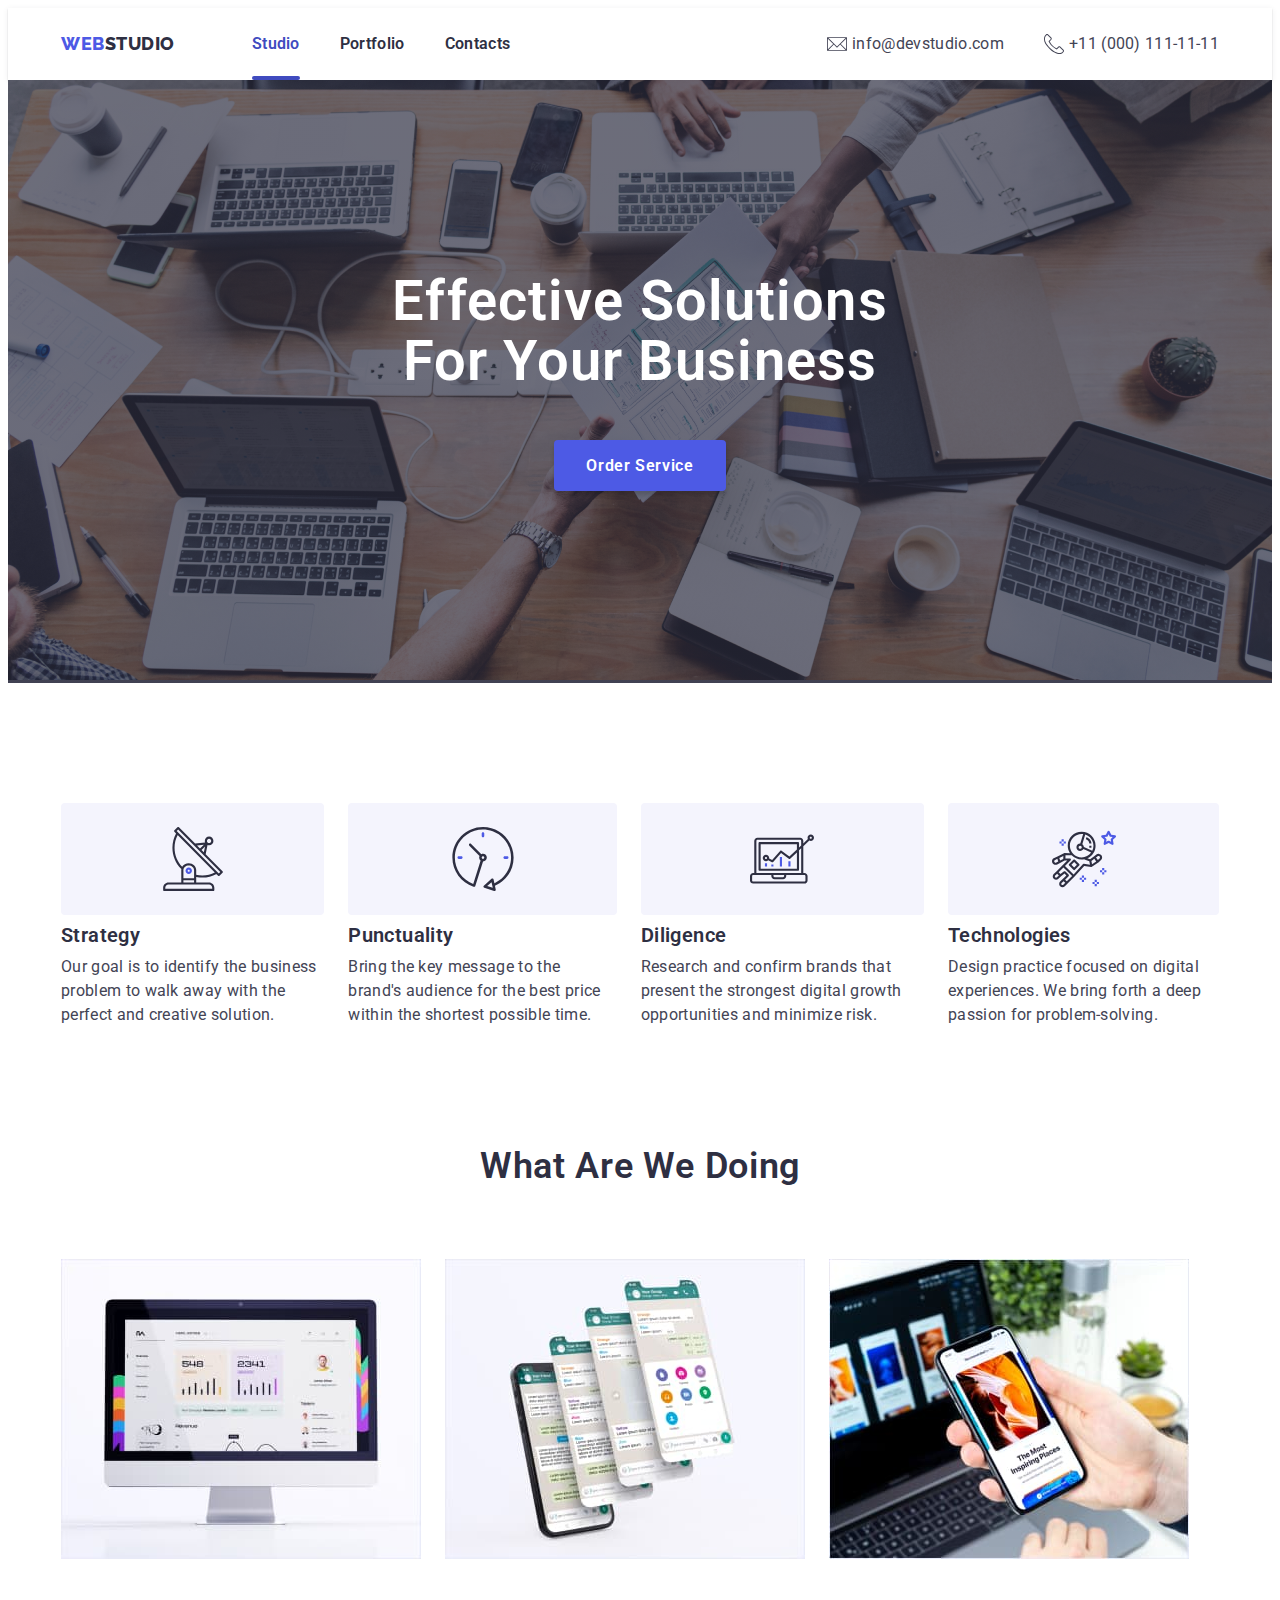
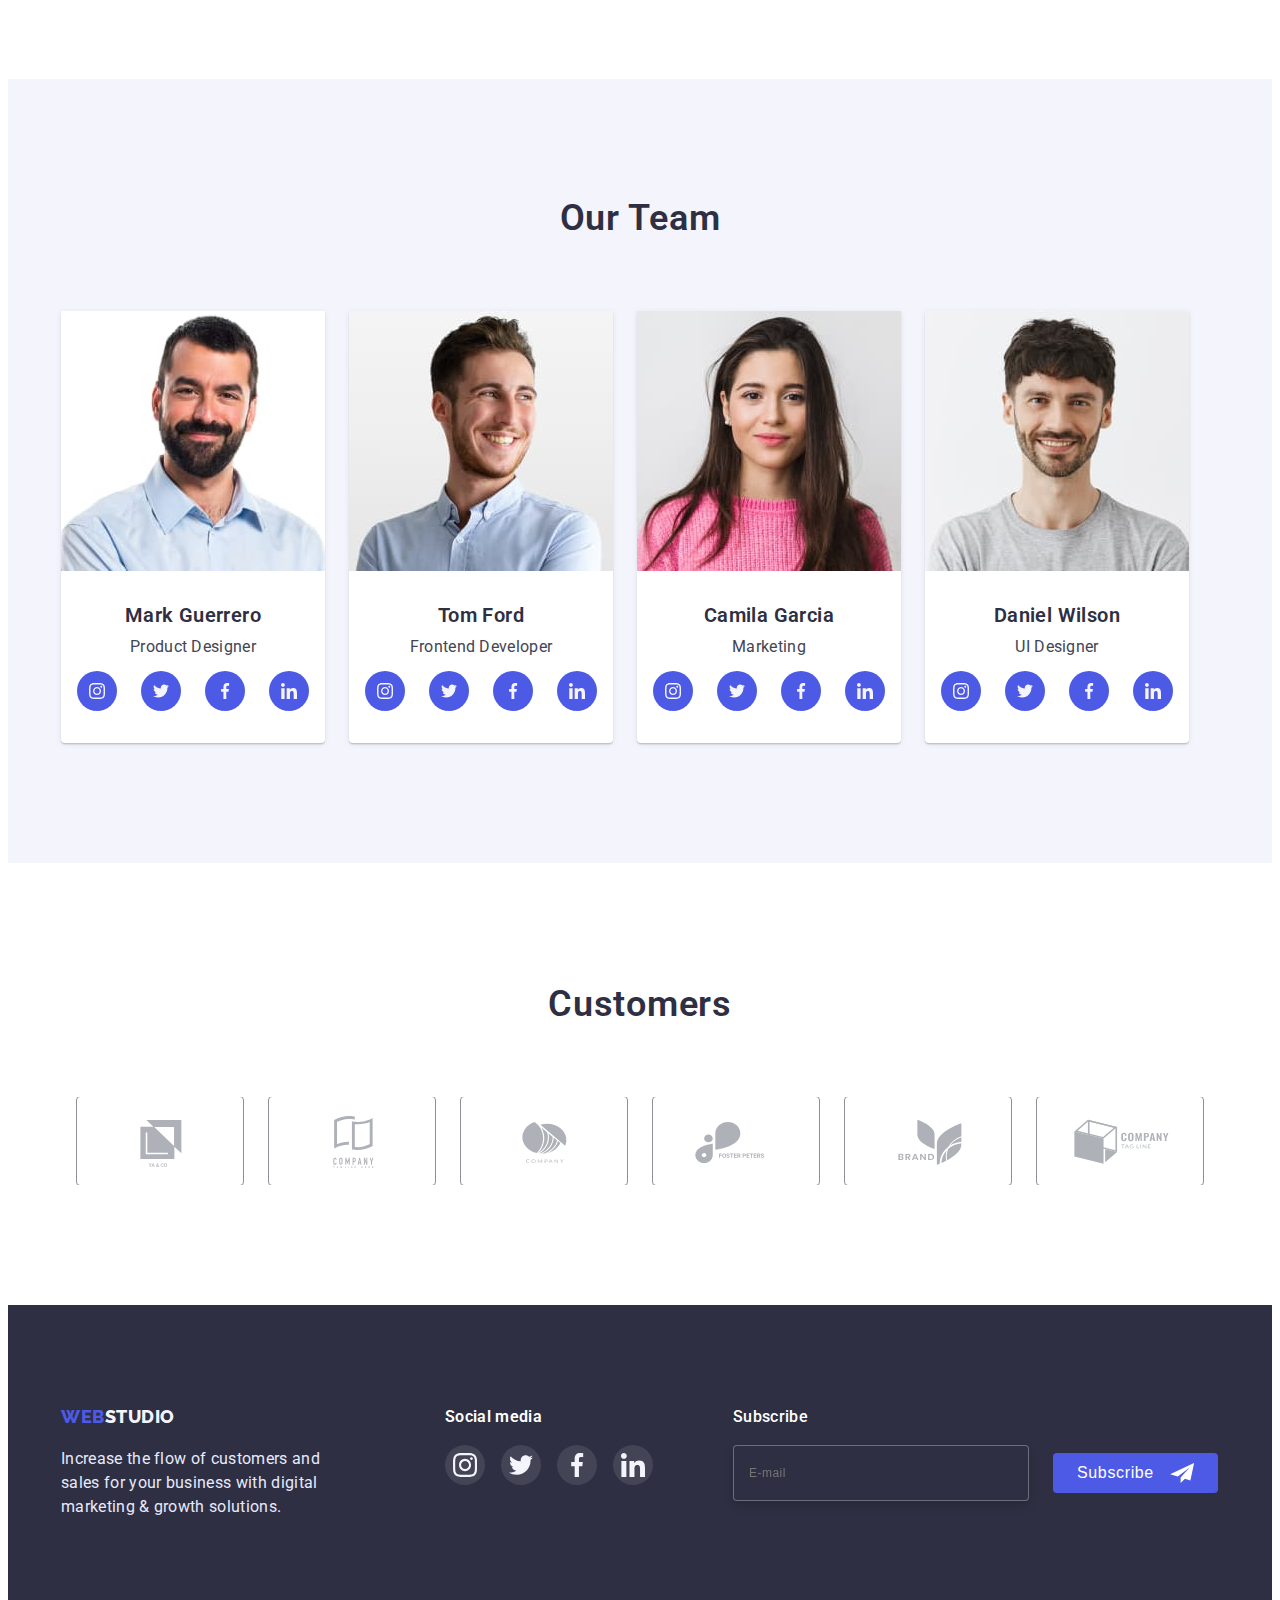
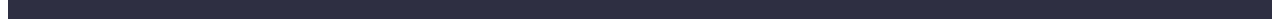
<file: index.html>
<!DOCTYPE html>
<html lang="en">
  <head>
    <meta charset="UTF-8" />
    <meta http-equiv="X-UA-Compatible" content="IE=edge" />
    <meta name="viewport" content="width=device-width, initial-scale=1.0" />
    <title>Main page</title>
    <link rel="preconnect" href="https://fonts.googleapis.com" />
    <link rel="preconnect" href="https://fonts.gstatic.com" crossorigin />
    <link
      href="https://fonts.googleapis.com/css2?family=Raleway:wght@700&family=Roboto:wght@400;500;600;700;900&display=swap"
      rel="stylesheet"
    />
    <link
      rel="stylesheet"
      href="https://cdnjs.cloudflare.com/ajax/libs/modern-normalize/1.1.0/modern-normalize.min.css"
      integrity="sha512-wpPYUAdjBVSE4KJnH1VR1HeZfpl1ub8YT/NKx4PuQ5NmX2tKuGu6U/JRp5y+Y8XG2tV+wKQpNHVUX03MfMFn9Q=="
      crossorigin="anonymous"
      referrerpolicy="no-referrer"
    />
    <link rel="stylesheet" href="./css/styles.css" />
  </head>

  <body>
    <!--================================= header======================================= -->
    <header class="header-border">
      <div class="container header">
        <a class="link logo logo-studio" href="index.html">
          <span class="logo logo-web">web</span>studio
        </a>
        <nav>
          <ul class="list list-nav">
            <li><a class="link nav current-page" href="index.html">Studio</a></li>
            <li><a class="link nav" href="portfolio.html">Portfolio</a></li>
            <li><a class="link nav" href="#">Contacts</a></li>
          </ul>
        </nav>
        <ul class="list list-contacts">
          <li>
            <a class="link contacts" href="mailto:info@devstudio.com">
              <svg class="icon-mail-phone">
                <use href="images/symbol-defs.svg#mail"></use>
              </svg>
              <span class="mail-phone">info@devstudio.com</span>
            </a>
          </li>
          <li>
            <a class="link contacts" href="tel:+110001111111">
              <svg class="icon-mail-phone">
                <use href="images/symbol-defs.svg#phone"></use>
              </svg>
              <span class="mail-phone"> +11 (000) 111-11-11 </span>
            </a>
          </li>
        </ul>
      </div>
    </header>
    <!--========================== main ================================================-->
    <main>
      <section class="hero-section">
        <div class="hero-container">
          <h1 class="hero-text">effective solutions for your business</h1>
          <button class="button hero-button" type="button" data-modal-open>Order Service</button>
        </div>
      </section>
      <section class="section">
        <h2 class="header-section-hidden">Our advantages</h2>
        <div class="container">
          <ul class="list cards">
            <li>
              <div class="svg-advantages-container">
                <svg class="svg-advantages">
                  <use href="images/symbol-defs.svg#antenna"></use>
                </svg>
              </div>
              <h3 class="item-heading item-heading-advantages">Strategy</h3>
              <p class="subscription">
                Our goal is to identify the business problem to walk away with the perfect and
                creative solution.
              </p>
            </li>
            <li>
              <div class="svg-advantages-container">
                <svg class="svg-advantages">
                  <use href="images/symbol-defs.svg#clock"></use>
                </svg>
              </div>
              <h3 class="item-heading item-heading-advantages">Punctuality</h3>
              <p class="subscription">
                Bring the key message to the brand's audience for the best price within the shortest
                possible time.
              </p>
            </li>
            <li>
              <div class="svg-advantages-container">
                <svg class="svg-advantages">
                  <use href="images/symbol-defs.svg#diligence"></use>
                </svg>
              </div>
              <h3 class="item-heading item-heading-advantages">Diligence</h3>
              <p class="subscription">
                Research and confirm brands that present the strongest digital growth opportunities
                and minimize risk.
              </p>
            </li>
            <li>
              <div class="svg-advantages-container">
                <svg class="svg-advantages">
                  <use href="images/symbol-defs.svg#astronaut"></use>
                </svg>
              </div>
              <h3 class="item-heading item-heading-advantages">Technologies</h3>
              <p class="subscription">
                Design practice focused on digital experiences. We bring forth a deep passion for
                problem-solving.
              </p>
            </li>
          </ul>
        </div>
      </section>
      <section class="section container-section-3">
        <div class="container container-section-3">
          <h2 class="header-section">What are we doing</h2>
          <ul class="list cards">
            <li>
              <img
                class="img-item-section-3"
                src="images/rectangle-71.jpg"
                alt="monitor"
                width="360"
              />
            </li>
            <li>
              <img
                class="img-item-section-3"
                src="images/rectangle-71(1).jpg"
                alt="mobile"
                width="360"
              />
            </li>
            <li>
              <img
                class="img-item-section-3"
                src="images/rectangle-71(2).jpg"
                alt="laptop"
                width="360"
              />
            </li>
          </ul>
        </div>
      </section>

      <!-- ================================Team============================================= -->

      <section class="section section-team">
        <div class="container container-section-3">
          <h2 class="header-section">Our Team</h2>
          <ul class="list cards">
            <li class="team-card">
              <img class="image" src="images/img.jpg" alt="Mark Guerrero" width="264" />
              <div class="team-subscription-item">
                <h3 class="item-heading">Mark Guerrero</h3>
                <p class="subscription">Product Designer</p>
                <ul class="list list-social-team">
                  <li class="item-social-team">
                    <a class="link-social-team" href="#">
                      <svg class="svg-social-media">
                        <use href="images/symbol-defs.svg#instagram"></use>
                      </svg>
                    </a>
                  </li>
                  <li class="item-social-team">
                    <a class="link-social-team" href="#">
                      <svg class="svg-social-media">
                        <use href="images/symbol-defs.svg#twitter"></use>
                      </svg>
                    </a>
                  </li>
                  <li class="item-social-team">
                    <a class="link-social-team" href="#">
                      <svg class="svg-social-media">
                        <use href="images/symbol-defs.svg#facebook"></use>
                      </svg>
                    </a>
                  </li>
                  <li class="item-social-team">
                    <a class="link-social-team" href="#">
                      <svg class="svg-social-media">
                        <use href="images/symbol-defs.svg#linkedin"></use>
                      </svg>
                    </a>
                  </li>
                </ul>
              </div>
            </li>
            <li class="team-card">
              <img class="image" src="images/img(1).jpg" alt="Tom Ford" width="264" />
              <div class="team-subscription-item">
                <h3 class="item-heading">Tom Ford</h3>
                <p class="subscription">Frontend Developer</p>
                <ul class="list list-social-team">
                  <li class="item-social-team">
                    <a class="link-social-team" href="#">
                      <svg class="svg-social-media">
                        <use href="images/symbol-defs.svg#instagram"></use>
                      </svg>
                    </a>
                  </li>
                  <li class="item-social-team">
                    <a class="link-social-team" href="#">
                      <svg class="svg-social-media">
                        <use href="images/symbol-defs.svg#twitter"></use>
                      </svg>
                    </a>
                  </li>
                  <li class="item-social-team">
                    <a class="link-social-team" href="#">
                      <svg class="svg-social-media">
                        <use href="images/symbol-defs.svg#facebook"></use>
                      </svg>
                    </a>
                  </li>
                  <li class="item-social-team">
                    <a class="link-social-team" href="#">
                      <svg class="svg-social-media">
                        <use href="images/symbol-defs.svg#linkedin"></use>
                      </svg>
                    </a>
                  </li>
                </ul>
              </div>
            </li>
            <li class="team-card">
              <img class="image" src="images/img(2).jpg" alt="Camila Garcia" width="264" />
              <div class="team-subscription-item">
                <h3 class="item-heading">Camila Garcia</h3>
                <p class="subscription">Marketing</p>
                <ul class="list list-social-team">
                  <li class="item-social-team">
                    <a class="link-social-team" href="#">
                      <svg class="svg-social-media">
                        <use href="images/symbol-defs.svg#instagram"></use>
                      </svg>
                    </a>
                  </li>
                  <li class="item-social-team">
                    <a class="link-social-team" href="#">
                      <svg class="svg-social-media">
                        <use href="images/symbol-defs.svg#twitter"></use>
                      </svg>
                    </a>
                  </li>
                  <li class="item-social-team">
                    <a class="link-social-team" href="#">
                      <svg class="svg-social-media">
                        <use href="images/symbol-defs.svg#facebook"></use>
                      </svg>
                    </a>
                  </li>
                  <li class="item-social-team">
                    <a class="link-social-team" href="#">
                      <svg class="svg-social-media">
                        <use href="images/symbol-defs.svg#linkedin"></use>
                      </svg>
                    </a>
                  </li>
                </ul>
              </div>
            </li>
            <li class="team-card">
              <img class="image" src="images/img(3).jpg" alt="Daniel Wilson" width="264" />
              <div class="team-subscription-item">
                <h3 class="item-heading">Daniel Wilson</h3>
                <p class="subscription">UI Designer</p>
                <ul class="list list-social-team">
                  <li class="item-social-team">
                    <a class="link-social-team" href="#">
                      <svg class="svg-social-media">
                        <use href="images/symbol-defs.svg#instagram"></use>
                      </svg>
                    </a>
                  </li>
                  <li class="item-social-team">
                    <a class="link-social-team" href="#">
                      <svg class="svg-social-media">
                        <use href="images/symbol-defs.svg#twitter"></use>
                      </svg>
                    </a>
                  </li>
                  <li class="item-social-team">
                    <a class="link-social-team" href="#">
                      <svg class="svg-social-media">
                        <use href="images/symbol-defs.svg#facebook"></use>
                      </svg>
                    </a>
                  </li>
                  <li class="item-social-team">
                    <a class="link-social-team" href="#">
                      <svg class="svg-social-media">
                        <use href="images/symbol-defs.svg#linkedin"></use>
                      </svg>
                    </a>
                  </li>
                </ul>
              </div>
            </li>
          </ul>
        </div>
      </section>

      <!-- =======================Customers======================= -->

      <section class="section">
        <div class="container">
          <h2 class="header-section header-section-customers">customers</h2>
          <ul class="list list-customers">
            <li class="item-customer">
              <a class="link-item-customer" href="#">
                <svg class="svg-customer">
                  <use href="images/symbol-defs.svg#client-1"></use>
                </svg>
              </a>
            </li>

            <li class="item-customer">
              <a class="link-item-customer" href="#">
                <svg class="svg-customer">
                  <use href="images/symbol-defs.svg#client-2"></use>
                </svg>
              </a>
            </li>

            <li class="item-customer">
              <a class="link-item-customer" href="#">
                <svg class="svg-customer">
                  <use href="images/symbol-defs.svg#client-3"></use>
                </svg>
              </a>
            </li>

            <li class="item-customer">
              <a class="link-item-customer" href="#">
                <svg class="svg-customer">
                  <use href="images/symbol-defs.svg#client-4"></use>
                </svg>
              </a>
            </li>

            <li class="item-customer">
              <a class="link-item-customer" href="#">
                <svg class="svg-customer">
                  <use href="images/symbol-defs.svg#client-5"></use>
                </svg>
              </a>
            </li>

            <li class="item-customer">
              <a class="link-item-customer" href="#">
                <svg class="svg-customer">
                  <use href="images/symbol-defs.svg#client-6"></use>
                </svg>
              </a>
            </li>
          </ul>
        </div>
      </section>
    </main>

    <!-- footer -->

    <footer class="footer">
      <div class="container container-footer">
        <div>
          <a class="link logo logo-studio-footer" href="#">
            <span class="logo logo-web">web</span>studio
          </a>

          <p class="footer-text">
            Increase the flow of customers and sales for your business with digital marketing &
            growth solutions.
          </p>
        </div>

        <div class="footer-social-media-container">
          <h3 class="footer-social-media-headding">Social media</h3>
          <ul class="list list-social-footer">
            <li class="item-social-footer">
              <a class="link-item-social-footer" href="#">
                <svg class="svg-social-media-footer">
                  <use href="images/symbol-defs.svg#instagram"></use>
                </svg>
              </a>
            </li>

            <li class="item-social-footer">
              <a class="link-item-social-footer" href="#">
                <svg class="svg-social-media-footer">
                  <use href="images/symbol-defs.svg#twitter"></use>
                </svg>
              </a>
            </li>

            <li class="item-social-footer">
              <a class="link-item-social-footer" href="#">
                <svg class="svg-social-media-footer">
                  <use href="images/symbol-defs.svg#facebook"></use>
                </svg>
              </a>
            </li>

            <li class="item-social-footer">
              <a class="link-item-social-footer" href="#">
                <svg class="svg-social-media-footer">
                  <use href="images/symbol-defs.svg#linkedin"></use>
                </svg>
              </a>
            </li>
          </ul>
        </div>

        <div class="subscribe-container">
          <b class="phrase-subscribe">Subscribe</b>
          <form class="subscribe-input-container" autocomplete="off">
            <label
              > <input
                class="subscribe-input"
                type="email"
                placeholder="E-mail"
            /> </label>
            <button class="subscribe-button" type="submit">
              Subscribe
              <svg class="icon-send"><use href="./images/symbol-defs.svg#icon-send" /></svg>
            </button>
          </form>
        </div>
        </div>
      </div>
    </footer>

    <!-- =======================================Modal=================================== -->

    <div class="backdrop is-hidden" data-modal>
      <div class="modal">
        <button class="button button-modal" type="button" data-modal-close>
          <svg class="icon-button-modal"><use href="./images/symbol-defs.svg#modal-close-buttom" /></svg>
        </button>
        <b class="phrase-modal">Leave your contacts and we will call you back</b>
        <form class="form" autocomplete="off">
          <label class="label-modal-name" for="name">Name</label>
          <div class="form-field">
            <input class="input-modal" type="text" id="name" name="neme" />
            <svg class="icon-input-modal"><use href="./images/symbol-defs.svg#user-modal" /></svg>
          </div>

          <label class="label-modal" for="phone">Phone</label>
          <div class="form-field">
            <input class="input-modal" type="tel" id="phone" name="phone" />
            <svg class="icon-input-modal"><use href="./images/symbol-defs.svg#phone-modal" /></svg>
          </div>

          <label class="label-modal" for="email">Email</label>
          <div class="form-field">
            <input class="input-modal" type="email" id="email" name="email" />
            <svg class="icon-input-modal"><use href="./images/symbol-defs.svg#mail-modal" /></svg>
          </div>

          <label class="label-modal" for="comment">Comment</label>
          <textarea
            class="textarea-modal"
            name="comment"
            id="comment"
            cols="30"
            rows="10"
            placeholder="Text input"
          ></textarea>

          <label class="accept-modal">
            <input class="checkbox-modal" type="checkbox" />
            I accept the terms and conditions of the
            <a class="policy-modal" href="">Privacy Policy</a>
            <span class="custom-checkbox">
              <svg class="icon-check"><use href="./images/symbol-defs.svg#icon-check" /></svg>
            </span>
          </label>

          <button class="submit-modal" type="submit"><span class="send-modal">Send</span></button>
        </form>
      </div>
    </div>

    <script src="./js/modal.js"></script>
  </body>
</html>
</file>
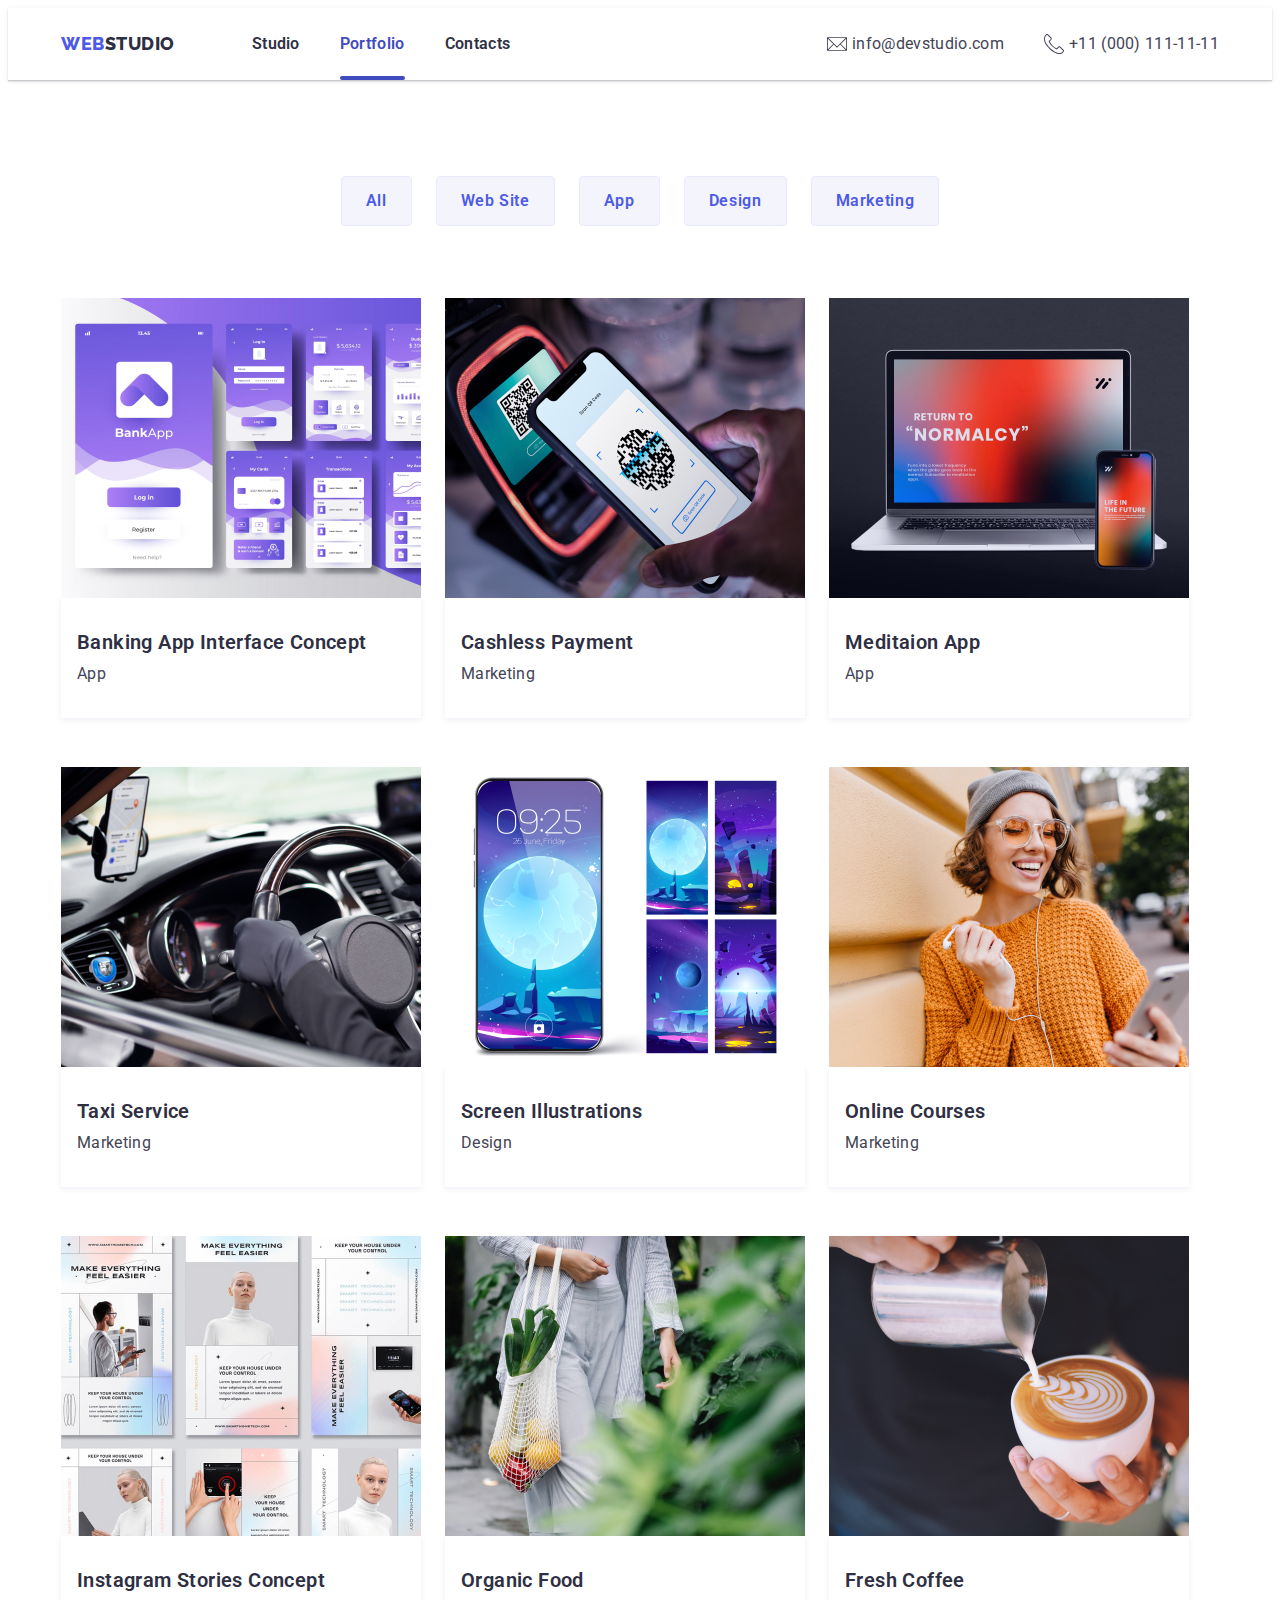
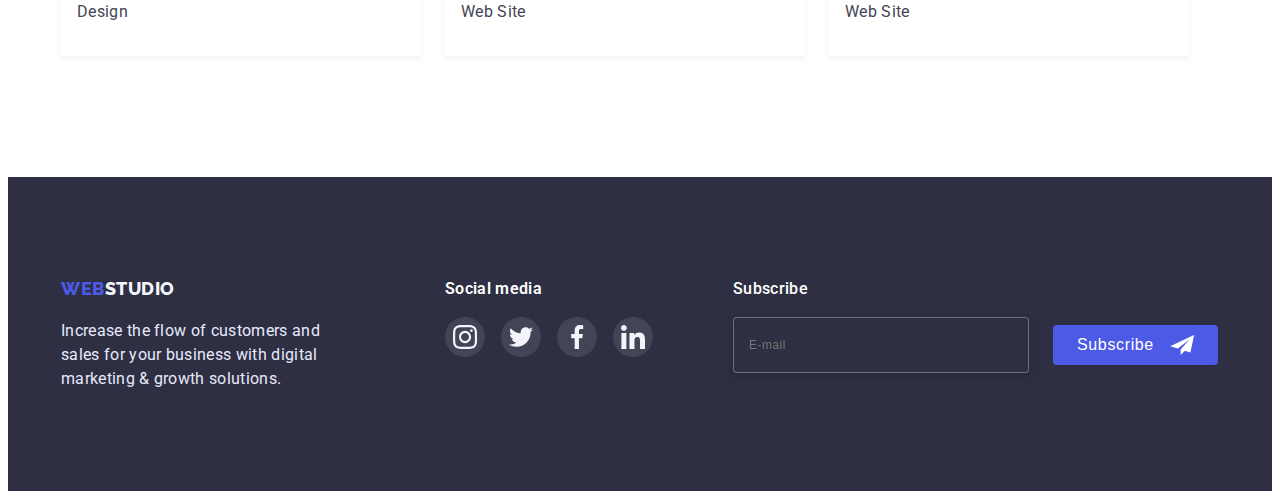
<file: portfolio.html>
<!DOCTYPE html>
<html lang="en">
  <head>
    <meta charset="UTF-8" />
    <meta http-equiv="X-UA-Compatible" content="IE=edge" />
    <meta name="viewport" content="width=device-width, initial-scale=1.0" />
    <title>Portfolio</title>
    <link rel="preconnect" href="https://fonts.googleapis.com" />
    <link rel="preconnect" href="https://fonts.gstatic.com" crossorigin />
    <link
      href="https://fonts.googleapis.com/css2?family=Raleway:wght@700&family=Roboto:wght@400;500;600;700;900&display=swap"
      rel="stylesheet"
    />
    <link
      rel="stylesheet"
      href="https://cdnjs.cloudflare.com/ajax/libs/modern-normalize/1.1.0/modern-normalize.min.css"
      integrity="sha512-wpPYUAdjBVSE4KJnH1VR1HeZfpl1ub8YT/NKx4PuQ5NmX2tKuGu6U/JRp5y+Y8XG2tV+wKQpNHVUX03MfMFn9Q=="
      crossorigin="anonymous"
      referrerpolicy="no-referrer"
    />
    <link rel="stylesheet" href="./css/styles.css" />
  </head>

  <body>
    <!-- header -->

    <header class="header-border">
      <div class="container header">
        <a class="link logo logo-studio" href="index.html">
          <span class="logo logo-web">web</span>studio
        </a>
        <nav>
          <ul class="list list-nav">
            <li><a class="link nav" href="index.html">Studio</a></li>
            <li><a class="link nav current-page" href="portfolio.html">Portfolio</a></li>
            <li><a class="link nav" href="#">Contacts</a></li>
          </ul>
        </nav>
        <ul class="list list-contacts">
          <li>
            <a class="link contacts" href="mailto:info@devstudio.com">
              <svg class="icon-mail-phone">
                <use href="images/symbol-defs.svg#mail"></use>
              </svg>
              <span class="mail-phone">info@devstudio.com</span>
            </a>
          </li>
          <li>
            <a class="link contacts" href="tel:+110001111111">
              <svg class="icon-mail-phone">
                <use href="images/symbol-defs.svg#phone"></use>
              </svg>
              <span class="mail-phone"> +11 (000) 111-11-11 </span>
            </a>
          </li>
        </ul>
      </div>
    </header>

    <!-- main -->
    <main>
      <section class="section section-products">
        <div class="container">
          <h1 class="header-section-hidden">Our products</h1>
          <ul class="list button-products">
            <li class="button-portfolio-margin">
              <button class="button button-portfolio" type="button">All</button>
            </li>
            <li class="button-portfolio-margin">
              <button class="button button-portfolio" type="button">Web Site</button>
            </li>
            <li class="button-portfolio-margin">
              <button class="button button-portfolio" type="button">App</button>
            </li>
            <li class="button-portfolio-margin">
              <button class="button button-portfolio" type="button">Design</button>
            </li>
            <li class="button-portfolio-margin">
              <button class="button button-portfolio" type="button">Marketing</button>
            </li>
          </ul>

          <ul class="list products-grid">
            <li class="product-card">
              <a class="link-product-card" href="#">
                <div class="product-tumb">
                  <img class="image" src="images/portfolio/img.jpg" alt="windows" width="360" />
                  <div class="product-overlay">
                    <p class="product-overlay-text">
                      14 Stylish and User-Friendly App Design Concepts · Task Manager App · Calorie
                      Tracker App · Exotic Fruit Ecommerce App · Cloud Storage App
                    </p>
                  </div>
                </div>
                <div class="products-subscription">
                  <h2 class="item-heading">Banking App Interface Concept</h2>
                  <p class="subscription">App</p>
                </div>
              </a>
            </li>

            <li class="product-card">
              <a class="link-product-card" href="#">
                <div class="product-tumb">
                  <img
                    class="image"
                    src="images/portfolio/img(1).jpg"
                    alt="pay-by-phone"
                    width="360"
                  />
                  <div class="product-overlay">
                    <p class="product-overlay-text">
                      14 Stylish and User-Friendly App Design Concepts · Task Manager App · Calorie
                      Tracker App · Exotic Fruit Ecommerce App · Cloud Storage App
                    </p>
                  </div>
                </div>
                <div class="products-subscription">
                  <h2 class="item-heading">Cashless Payment</h2>
                  <p class="subscription">Marketing</p>
                </div>
              </a>
            </li>

            <li class="product-card">
              <a class="link-product-card" href="#">
                <div class="product-tumb">
                  <img class="image" src="images/portfolio/img(2).jpg" alt="devices" width="360" />
                  <div class="product-overlay">
                    <p class="product-overlay-text">
                      14 Stylish and User-Friendly App Design Concepts · Task Manager App · Calorie
                      Tracker App · Exotic Fruit Ecommerce App · Cloud Storage App
                    </p>
                  </div>
                </div>
                <div class="products-subscription">
                  <h2 class="item-heading">Meditaion App</h2>
                  <p class="subscription">App</p>
                </div>
              </a>
            </li>

            <li class="product-card">
              <a class="link-product-card" href="#">
                <div class="product-tumb">
                  <img class="image" src="images/portfolio/img(3).jpg" alt="auto" width="360" />
                  <div class="product-overlay">
                    <p class="product-overlay-text">
                      14 Stylish and User-Friendly App Design Concepts · Task Manager App · Calorie
                      Tracker App · Exotic Fruit Ecommerce App · Cloud Storage App
                    </p>
                  </div>
                </div>
                <div class="products-subscription">
                  <h2 class="item-heading">Taxi Service</h2>
                  <p class="subscription">Marketing</p>
                </div>
              </a>
            </li>

            <li class="product-card">
              <a class="link-product-card" href="#">
                <div class="product-tumb">
                  <img class="image" src="images/portfolio/img(4).jpg" alt="phone" width="360" />
                  <div class="product-overlay">
                    <p class="product-overlay-text">
                      14 Stylish and User-Friendly App Design Concepts · Task Manager App · Calorie
                      Tracker App · Exotic Fruit Ecommerce App · Cloud Storage App
                    </p>
                  </div>
                </div>
                <div class="products-subscription">
                  <h2 class="item-heading">Screen Illustrations</h2>
                  <p class="subscription">Design</p>
                </div>
              </a>
            </li>

            <li class="product-card">
              <a class="link-product-card" href="#">
                <div class="product-tumb">
                  <img class="image" src="images/portfolio/img(5).jpg" alt="girl" width="360" />
                  <div class="product-overlay">
                    <p class="product-overlay-text">
                      14 Stylish and User-Friendly App Design Concepts · Task Manager App · Calorie
                      Tracker App · Exotic Fruit Ecommerce App · Cloud Storage App
                    </p>
                  </div>
                </div>
                <div class="products-subscription">
                  <h2 class="item-heading">Online Courses</h2>
                  <p class="subscription">Marketing</p>
                </div>
              </a>
            </li>

            <li class="product-card">
              <a class="link-product-card" href="#">
                <div class="product-tumb">
                  <img class="image" src="images/portfolio/img(6).jpg" alt="magazin" width="360" />
                  <div class="product-overlay">
                    <p class="product-overlay-text">
                      14 Stylish and User-Friendly App Design Concepts · Task Manager App · Calorie
                      Tracker App · Exotic Fruit Ecommerce App · Cloud Storage App
                    </p>
                  </div>
                </div>
                <div class="products-subscription">
                  <h2 class="item-heading">Instagram Stories Concept</h2>
                  <p class="subscription">Design</p>
                </div>
              </a>
            </li>

            <li class="product-card">
              <a class="link-product-card" href="#">
                <div class="product-tumb">
                  <img class="image" src="images/portfolio/img(7).jpg" alt="food" width="360" />
                  <div class="product-overlay">
                    <p class="product-overlay-text">
                      14 Stylish and User-Friendly App Design Concepts · Task Manager App · Calorie
                      Tracker App · Exotic Fruit Ecommerce App · Cloud Storage App
                    </p>
                  </div>
                </div>
                <div class="products-subscription">
                  <h2 class="item-heading">Organic Food</h2>
                  <p class="subscription">Web Site</p>
                </div>
              </a>
            </li>

            <li class="product-card">
              <a class="link-product-card" href="#">
                <div class="product-tumb">
                  <img class="image" src="images/portfolio/img(8).jpg" alt="cofee" width="360" />
                  <div class="product-overlay">
                    <p class="product-overlay-text">
                      14 Stylish and User-Friendly App Design Concepts · Task Manager App · Calorie
                      Tracker App · Exotic Fruit Ecommerce App · Cloud Storage App
                    </p>
                  </div>
                </div>
                <div class="products-subscription">
                  <h2 class="item-heading">Fresh Coffee</h2>
                  <p class="subscription">Web Site</p>
                </div>
              </a>
            </li>
          </ul>
        </div>
      </section>
    </main>
    <!-- footer -->
    <footer class="footer">
      <div class="container container-footer">
        <div>
          <a class="link logo logo-studio-footer" href="#">
            <span class="logo logo-web">web</span>studio
          </a>

          <p class="footer-text">
            Increase the flow of customers and sales for your business with digital marketing &
            growth solutions.
          </p>
        </div>

        <div class="footer-social-media-container">
          <h2 class="footer-social-media-headding">Social media</h2>
          <ul class="list list-social-footer">
            <li class="item-social-footer">
              <a class="link-item-social-footer" href="#">
                <svg class="svg-social-media-footer">
                  <use href="images/symbol-defs.svg#instagram"></use>
                </svg>
              </a>
            </li>

            <li class="item-social-footer">
              <a class="link-item-social-footer" href="#">
                <svg class="svg-social-media-footer">
                  <use href="images/symbol-defs.svg#twitter"></use>
                </svg>
              </a>
            </li>

            <li class="item-social-footer">
              <a class="link-item-social-footer" href="#">
                <svg class="svg-social-media-footer">
                  <use href="images/symbol-defs.svg#facebook"></use>
                </svg>
              </a>
            </li>

            <li class="item-social-footer">
              <a class="link-item-social-footer" href="#">
                <svg class="svg-social-media-footer">
                  <use href="images/symbol-defs.svg#linkedin"></use>
                </svg>
              </a>
            </li>
          </ul>
        </div>

        <div class="subscribe-container">
          <b class="phrase-subscribe">Subscribe</b>
          <form class="subscribe-input-container" autocomplete="off">
            <label
              ><input
                class="subscribe-input"
                type="email"
                placeholder="E-mail"
            /></label>
            <button class="subscribe-button" type="submit">
              Subscribe
              <svg class="icon-send"><use href="./images/symbol-defs.svg#icon-send" /></svg>
            </button>
          </form>
        </div>
      </div>
    </footer>
  </body>
</html>
</file>
<file: css/styles.css>
:root {
  --nav-link-text-color: #2e2f42;
  --contacts-text-color: #434455;
  --contacts-text-hover-color: #4d5ae5;
  --logo-web-color: #4d5ae5;
  --logo-studio-color: #2e2f42;
}

h1,
h2,
h3,
h4,
h5,
h6,
p,
ul {
  margin: 0;
  padding: 0;
}

body {
  font-family: 'Roboto', sans-serif;
  color: #434455;
}

.list {
  list-style: none;
  display: flex;
}

.link {
  text-decoration: none;
}

.button {
  font-family: inherit;
}

.button:hover {
  cursor: pointer;
}

.container {
  width: 1158px;
  margin-left: auto;
  margin-right: auto;
  padding-left: 15px;
  padding-right: 15px;
}

.image {
  display: block;
  max-width: 100%;
  height: auto;
}

/* перебивка --> */
.nav.current-page {
  color: #404bbf;
}

.current-page {
  position: relative;
}

.current-page::after {
  content: '';
  position: absolute;
  bottom: 0%;
  left: 0%;
  display: block;

  width: 100%;
  height: 4px;
  background-color: #404bbf;
  border-radius: 2px;
}

/* ========HEADER========== */

.header-border {
  box-shadow: 0px 2px 1px rgba(46, 47, 66, 0.08), 0px 1px 1px rgba(46, 47, 66, 0.16),
    0px 1px 6px rgba(46, 47, 66, 0.08);
}

.container.header {
  display: flex;
  min-height: 72px;
}

.logo {
  font-family: 'Raleway', sans-serif;
  font-weight: 800;
  font-size: 18px;
  line-height: 1.33;
  letter-spacing: 0.03em;
  text-transform: uppercase;
}

.logo-web {
  color: var(--logo-web-color);
}

.logo-studio {
  color: var(--logo-studio-color);
  padding: 24px 0;
}

.logo-studio-footer {
  color: #f4f4fd;
  display: block;
}

.nav {
  display: block;

  font-weight: 600;
  font-size: 16px;
  line-height: 1.5;
  letter-spacing: 0.02em;
  color: var(--nav-link-text-color);
  padding: 24px 0px;

  transition: color 250ms cubic-bezier(0.4, 0, 0.2, 1);
}

.nav:hover,
.nav:focus {
  color: #4d5ae5;
}

.list-nav li:not(:first-child) {
  margin-left: 40px;
}

nav {
  margin-left: 77px;
}

.list-contacts li:not(:first-child) {
  margin-left: 40px;
}

.list-contacts {
  margin-left: auto;
}

.contacts {
  display: flex;
  align-items: center;

  font-size: 16px;
  line-height: 1.5;
  letter-spacing: 0.02em;
  color: var(--contacts-text-color);
  padding: 24px 0;

  transition: color 250ms cubic-bezier(0.4, 0, 0.2, 1);
}

.contacts:hover,
.contacts:focus {
  font-size: 16px;
  line-height: 1.5;
  letter-spacing: 0.02em;
  color: var(--contacts-text-hover-color);
}

section {
  padding-top: 120px;
  padding-bottom: 120px;
}

.list-contacts > li {
  display: flex;
  align-content: center;
}

.icon-mail-phone {
  width: 20px;
  height: 20px;
  display: inline-flex;
  margin-right: 5px;
  fill: currentColor;
}

.mail-phone {
  display: inline-flex;
}

/* ================= BODY ============ */

.hero-container {
  text-align: center;

  background-image: linear-gradient(to right, rgba(46, 47, 66, 0.7), rgba(46, 47, 66, 0.7)),
    url('../images/people-office.jpg');

  background-repeat: no-repeat;
  background-position: top;
  background-size: auto auto;

  background-color: rgba(46, 47, 66, 0.7);

  max-width: 1440px;
  margin: 0 auto;

  padding-top: 192px;
  padding-bottom: 192px;
}

.hero-section {
  padding-top: 0px;
  padding-bottom: 0px;
}

.hero-text {
  font-weight: 600;
  font-size: 56px;
  line-height: 1.07;
  letter-spacing: 0.02em;
  color: #ffffff;

  display: block;
  text-transform: capitalize;

  width: 496px;
  height: auto;
  margin-left: auto;
  margin-right: auto;
}

.hero-button {
  background-color: #4d5ae5;
  border-radius: 4px;
  border: none;
  box-shadow: 0px 4px 4px rgba(0, 0, 0, 0.15);
  font-weight: 600;
  font-size: 16px;
  line-height: 1.19;
  letter-spacing: 0.04em;
  color: #ffffff;

  display: inline-block;
  margin-top: 48px;
  padding: 16px 32px;

  transition: background-color 250ms cubic-bezier(0.4, 0, 0.2, 1);
}

.hero-button:hover {
  background-color: #4d5ae5;
  box-shadow: 0px 1px 6px rgba(46, 47, 66, 0.08), 0px 1px 1px rgba(46, 47, 66, 0.16),
    0px 2px 1px rgba(46, 47, 66, 0.08);
}

.hero-button:focus {
  background-color: #404bbf;
  box-shadow: 0px 4px 4px rgba(0, 0, 0, 0.15);
}
/* =================== Section 2 ==================================*/

.header-section-hidden {
  display: none;
}

.list.cards > li:not(:last-child) {
  margin-right: 24px;
}

.list.cards {
  display: flex;
}

h2 {
  font-weight: 600;
  font-size: 36px;
  line-height: 1.11;
  letter-spacing: 0.02em;
  text-transform: capitalize;
  color: #2e2f42;
}

.item-heading-advantages {
  margin-top: 8px;
}

.svg-advantages-container {
  display: flex;
  justify-content: center;
  align-items: center;
  height: 112px;

  background: #f4f4fd;
  border-radius: 4px;
}

.svg-advantages {
  display: block;
  height: 64px;
  width: 64px;
}

.header-section {
  text-align: center;
}

.header-section {
  margin-bottom: 72px;
}

.item-heading {
  font-weight: 600;
  font-size: 20px;
  line-height: 1.2;
  letter-spacing: 0.02em;
  color: #2e2f42;
}

.section.container-section-3 {
  padding-top: 0px;
}

.img-item-section-3 {
  display: block;
  max-width: 100%;
  height: auto;
}

/* ===============================Team============================ */

.team-subscription-item {
  padding: 32px 16px;
  text-align: center;
}

.subscription {
  font-size: 16px;
  line-height: 1.5;
  letter-spacing: 0.02em;
  margin-top: 8px;
}

.section-team {
  background-color: #f4f4fd;
}

.team-card {
  background-color: #ffffff;
  box-shadow: 0px 1px 6px rgba(46, 47, 66, 0.08), 0px 1px 1px rgba(46, 47, 66, 0.16),
    0px 2px 1px rgba(46, 47, 66, 0.08);
  border-radius: 0px 0px 4px 4px;
}

.list-social-team {
  margin-top: 12px;
  gap: 24px;
  justify-content: center;
}

.item-social-team {
  display: flex;
  justify-content: center;
  align-items: center;
  background-color: var(--logo-web-color);
  border-radius: 50%;

  width: 40px;
  height: 40px;
}

.svg-social-media {
  width: 16px;
  height: 16px;
}

.link-social-team {
  display: flex;
  justify-content: center;
  align-items: center;

  width: inherit;
  height: inherit;
  border-radius: inherit;

  transition: background-color 250ms cubic-bezier(0.4, 0, 0.2, 1);
}

.link-social-team:hover,
.link-social-team:focus {
  background-color: #31d0aa;
}

/* ================================Page products(Portfolio)===================== */

.section.section-products {
  padding-top: 96px;
}

.list.button-products {
  justify-content: center;
  margin-bottom: 72px;
}

.products-grid {
  flex-wrap: wrap;
}

.products-grid li:not(:nth-child(3n)) {
  margin-right: 24px;
}

.products-grid li:not(:nth-last-child(-n + 3)) {
  margin-bottom: 48px;
}

.products-subscription {
  padding: 32px 16px;
  border-bottom: 0.5px solid #f4f4fd;

  box-shadow: 0px 1px 6px rgba(46, 47, 66, 0.08);
  transition: box-shadow 250ms cubic-bezier(0.4, 0, 0.2, 1);
}

.link-product-card {
  display: block;
  text-decoration: none;
  color: inherit;
}

.link-product-card:hover .products-subscription,
.link-product-card:focus .products-subscription {
  box-shadow: 0px 1px 6px rgba(46, 47, 66, 0.08), 0px 1px 1px rgba(46, 47, 66, 0.16),
    0px 2px 1px rgba(46, 47, 66, 0.08);
}

.button-portfolio-margin:not(:last-child) {
  margin-right: 24px;
}

.button-portfolio {
  background-color: #f4f4fd;
  border-radius: 4px;
  border: 1px solid #e7e9fc;
  font-weight: 600;
  font-size: 16px;
  line-height: 1.5;
  text-align: center;
  letter-spacing: 0.04em;
  color: #4d5ae5;
  padding: 12px 24px;

  transition: background-color 250ms cubic-bezier(0.4, 0, 0.2, 1),
    color 250ms cubic-bezier(0.4, 0, 0.2, 1), box-shadow 250ms cubic-bezier(0.4, 0, 0.2, 1),
    border-color 250ms cubic-bezier(0.4, 0, 0.2, 1), box-shadow 250ms cubic-bezier(0.4, 0, 0.2, 1);
}

.button-portfolio:hover,
.button-portfolio:focus {
  background-color: #4d5ae5;
  box-shadow: 0px 3px 1px rgba(0, 0, 0, 0.1), 0px 2px 1px rgba(0, 0, 0, 0.08),
    0px 2px 2px rgba(0, 0, 0, 0.12);
  border-color: #4d5ae5;
  color: #ffffff;
}

.product-tumb {
  position: relative;
  overflow: hidden;
}

.product-overlay {
  position: absolute;
  width: 100%;
  height: 100%;
  background-color: #4d5ae5;
  top: 0;
  left: 0;
  padding: 40px 32px;

  transform: translateY(100%);

  transition: transform 250ms cubic-bezier(0.4, 0, 0.2, 1);
}

.link-product-card:hover .product-overlay,
.link-product-card:focus .product-overlay {
  transform: translateY(0);
}

.product-overlay-text {
  font-weight: 400;
  font-size: 16px;
  line-height: 1.5;
  letter-spacing: 0.02em;
  color: #f4f4fd;
}

/* ===============================Customers=============== */
.header-section-customers {
  line-height: 1.167;
}

.list-customers {
  justify-content: center;
  gap: 24px;
}

.svg-customer {
  height: 56px;
  width: 104px;
  fill: currentColor;
}

.item-customer {
  flex-basis: 168px;
  height: 88px;

  justify-content: center;
  align-items: center;
  display: flex;

  overflow: hidden;
}

.link-item-customer {
  width: 100%;
  height: 100%;
  display: flex;
  justify-content: center;
  align-items: center;

  border: 1px solid #8e8f99;
  border-radius: 4px;
  color: #afb1b8;

  transition: color 250ms cubic-bezier(0.4, 0, 0.2, 1),
    border-color 250ms cubic-bezier(0.4, 0, 0.2, 1);
}

.link-item-customer:hover,
.link-item-customer:focus {
  border-color: #4d5ae5;
  color: #4d5ae5;
}

/* ===========FOOTER============== */

.footer {
  background-color: #2e2f42;
  padding-top: 100px;
  padding-bottom: 100px;
}

.footer-text {
  font-size: 16px;
  line-height: 1.5;
  letter-spacing: 0.02em;
  color: #e7e9fc;
  margin-top: 18px;

  display: block;
  width: 264px;
  height: auto;
}

.container-footer {
  display: flex;
  align-items: flex-start;
}

.footer-social-media-container {
  margin-left: 120px;
}

.footer-social-media-headding {
  font-weight: 600;
  font-size: 16px;
  line-height: 1.5;
  letter-spacing: 0.02em;
  color: #ffffff;
  text-transform: initial;
}

.list-social-footer {
  display: flex;
  justify-content: center;

  margin-top: 16px;
  gap: 16px;
}

.item-social-footer {
  /* height: 40px;
  width: 40px; */
  border-radius: 50%;
  display: flex;
  justify-content: center;
  align-items: center;
  /* flex-basis: 40px; */
}

.svg-social-media-footer {
  height: 24px;
  width: 24px;
}

.link-item-social-footer {
  display: flex;
  justify-content: center;
  align-items: center;

  height: 40px;
  width: 40px;

  background-color: rgba(255, 255, 255, 0.1);
  border-radius: 50%;

  transition: background-color 250ms cubic-bezier(0.4, 0, 0.2, 1);
}

.link-item-social-footer:hover,
.link-item-social-footer:focus {
  background-color: #31d0aa;
}

.subscribe-container {
  display: block;
  margin-left: 80px;
}

.phrase-subscribe {
  font-weight: 500;
  font-size: 16px;
  line-height: 1.5;
  letter-spacing: 0.02em;
  color: #ffffff;
}

.subscribe-input-container {
  display: flex;
  margin-top: 16px;
}

.subscribe-input {
  width: 264px;
  height: 40px;
  padding: 7px 15px;

  font-weight: 400;
  font-size: 12px;
  line-height: 2;
  letter-spacing: 0.04em;
  color: rgba(255, 255, 255, 0.6);

  background-color: #2e2f42;

  border: 1px solid rgba(255, 255, 255, 0.3);
  filter: drop-shadow(0px 4px 4px rgba(0, 0, 0, 0.15));
  border-radius: 4px;

  transition: border-color 250ms cubic-bezier(0.4, 0, 0.2, 1);
}

.subscribe-input:hover,
.subscribe-input:focus {
  border-color: #4D5AE5;
}

.subscribe-input-container {
  display: flex;
  align-items: center;
}

.subscribe-button {
  display: flex;
  align-items: center;

  font-weight: 500;
  font-size: 16px;
  line-height: 1.5;
  letter-spacing: 0.04em;
  color: #ffffff;

  background-color: #4d5ae5;
  border-radius: 4px;
  padding: 8px 24px;
  margin-left: 24px;
  border: 0;

  cursor: pointer;

  transition: background-color 250ms cubic-bezier(0.4, 0, 0.2, 1);
}

.subscribe-button:hover,
.subscribe-button:focus {
  background-color: #404bbf;
}

.icon-send {
  display: inline-block;
  width: 24px;
  height: 20px;
  margin-left: 16px;
}

/* =======================================Modal=================================== */

.backdrop {
  position: fixed;
  top: 0;
  left: 0;
  height: 100%;
  width: 100%;

  background-color: rgba(46, 47, 66, 0.4);

  cursor: no-drop;

  opacity: 1;
  transition: opacity 250ms cubic-bezier(0.4, 0, 0.2, 1);
}

.is-hidden {
  opacity: 0;
  pointer-events: none;
}

.modal {
  position: absolute;
  top: 50%;
  left: 50%;

  display: flex;
  flex-direction: column;

  width: 408px;
  height: 584px;

  padding: 72px 24px 24px 24px;

  background-color: #fcfcfc;
  box-shadow: 0px 1px 1px rgba(0, 0, 0, 0.14), 0px 1px 3px rgba(0, 0, 0, 0.12),
    0px 2px 1px rgba(0, 0, 0, 0.2);
  border-radius: 4px;

  cursor: default;

  transform: translate(-50%, -50%) scale(1);
  transition: transform 250ms cubic-bezier(0.4, 0, 0.2, 1);
}

.backdrop.is-hidden .modal {
  transform: translate(-50%, -50%) scale(0.9);
}

.button-modal {
  display: flex;
  justify-content: center;
  align-items: center;

  position: absolute;
  top: 24px;
  right: 24px;

  width: 24px;
  height: 24px;

  background-color: #e7e9fc;
  border: 1px solid rgba(0, 0, 0, 0.1);
  border-radius: 50%;

  color: black;

  transition: color 250ms cubic-bezier(0.4, 0, 0.2, 1), background-color 250ms cubic-bezier(0.4, 0, 0.2, 1);
}

.button-modal:hover,
.button-modal:focus {
  color: white;
  background-color: #404bbf;
}

.icon-button-modal {
  width: 8px;
  height: 8px;

  fill: currentColor;
}

.phrase-modal {
  text-align: center;

  font-size: 16px;
  line-height: 1.5;
  letter-spacing: 0.02em;
  color: #2e2f42;

  margin-bottom: 14px;
}

.input-modal {
  border: 1px solid rgba(33, 33, 33, 0.2);
  border-radius: 4px;

  width: 360px;
  height: 40px;

  padding: 10px 37px;

  font-weight: 400;
  font-size: 12px;
  line-height: 1.33;
  letter-spacing: 0.04em;

  transition: border 250ms cubic-bezier(0.4, 0, 0.2, 1);
}

.input-modal:focus {
  border: 1px solid #4d5ae5;
}

.label-modal-name {
  display: block;
  margin-bottom: 4px;

  font-weight: 400;
  font-size: 12px;
  line-height: 1.33;
  letter-spacing: 0.04em;
  color: #8e8f99;
}

.label-modal {
  display: block;
  margin-bottom: 4px;

  font-weight: 400;
  font-size: 12px;
  line-height: 1.16;
  letter-spacing: 0.01em;
  color: #8e8f99;
}

.textarea-modal {
  resize: none;
  width: 360px;
  height: 120px;

  margin-bottom: 16px;

  border: 1px solid rgba(33, 33, 33, 0.2);
  border-radius: 4px;
  padding: 7px 15px;

  font-weight: 400;
  font-size: 12px;
  line-height: 1.33;
  letter-spacing: 0.04em;
  transition: border 250ms cubic-bezier(0.4, 0, 0.2, 1);
}

.textarea-modal:focus {
  border: 1px solid #4d5ae5;
}

.checkbox-modal {
  display: inline-block;

  appearance: none;
}

.checkbox-modal:focus ~ .custom-checkbox {
  border-color: #404bbf;
}

.custom-checkbox {
  display: inline-flex;
  justify-content: center;
  align-items: center;
  position: absolute;
  width: 16px;
  height: 16px;
  background-color: teal;

  top: 0;
  left: 0;

  background-color: #f4f4fd;
  border: 1.25px solid #2e2f42;
  border-radius: 2px;

  transition: background-color 250ms cubic-bezier(0.4, 0, 0.2, 1),
    border-color 250ms cubic-bezier(0.4, 0, 0.2, 1);
}

.icon-check {
  width: 10px;
  height: 8px;
}

.checkbox-modal:checked ~ .custom-checkbox {
  background-color: #404bbf;
  border-color: #404bbf;
}

.accept-modal {
  position: relative;
  display: inline-block;

  font-weight: 400;
  font-size: 12px;
  line-height: 1.33;
  letter-spacing: 0.04em;
  color: #757575;

  margin-bottom: 24px;
  padding-left: 24px;
}

.policy-modal {
  font-weight: inherit;
  font-size: inherit;
  line-height: inherit;
  letter-spacing: inherit;
  color: #4d5ae5;
  text-decoration: none;
}

.submit-modal {
  display: block;

  padding: 16px 32px;

  background-color: #4d5ae5;
  box-shadow: 0px 4px 4px rgba(0, 0, 0, 0.15);
  border-radius: 4px;
  border: 0;

  margin: 0 auto;
  cursor: pointer;

  transition: background-color 250ms cubic-bezier(0.4, 0, 0.2, 1);
}

.submit-modal:hover,
.submit-modal:focus {
  background-color: #404bbf;
}

.send-modal {
  display: block;
  width: 105px;
  height: auto;
  text-align: center;

  font-weight: 500;
  font-size: 16px;
  line-height: 1.5;
  letter-spacing: 0.04em;
  color: #ffffff;
}

.form-field {
  position: relative;
  margin-bottom: 8px;
  color: #2e2f42;
  transition: color 250ms cubic-bezier(0.4, 0, 0.2, 1);
}

.form-field:focus-within {
  color: #4d5ae5;
}

.icon-input-modal {
  position: absolute;
  width: 15px;
  height: 15px;
  object-fit: contain;

  top: 50%;
  left: 19px;
  transform: translateY(-50%);

  fill: currentColor;
}

/* ======================================================== */
</file>
